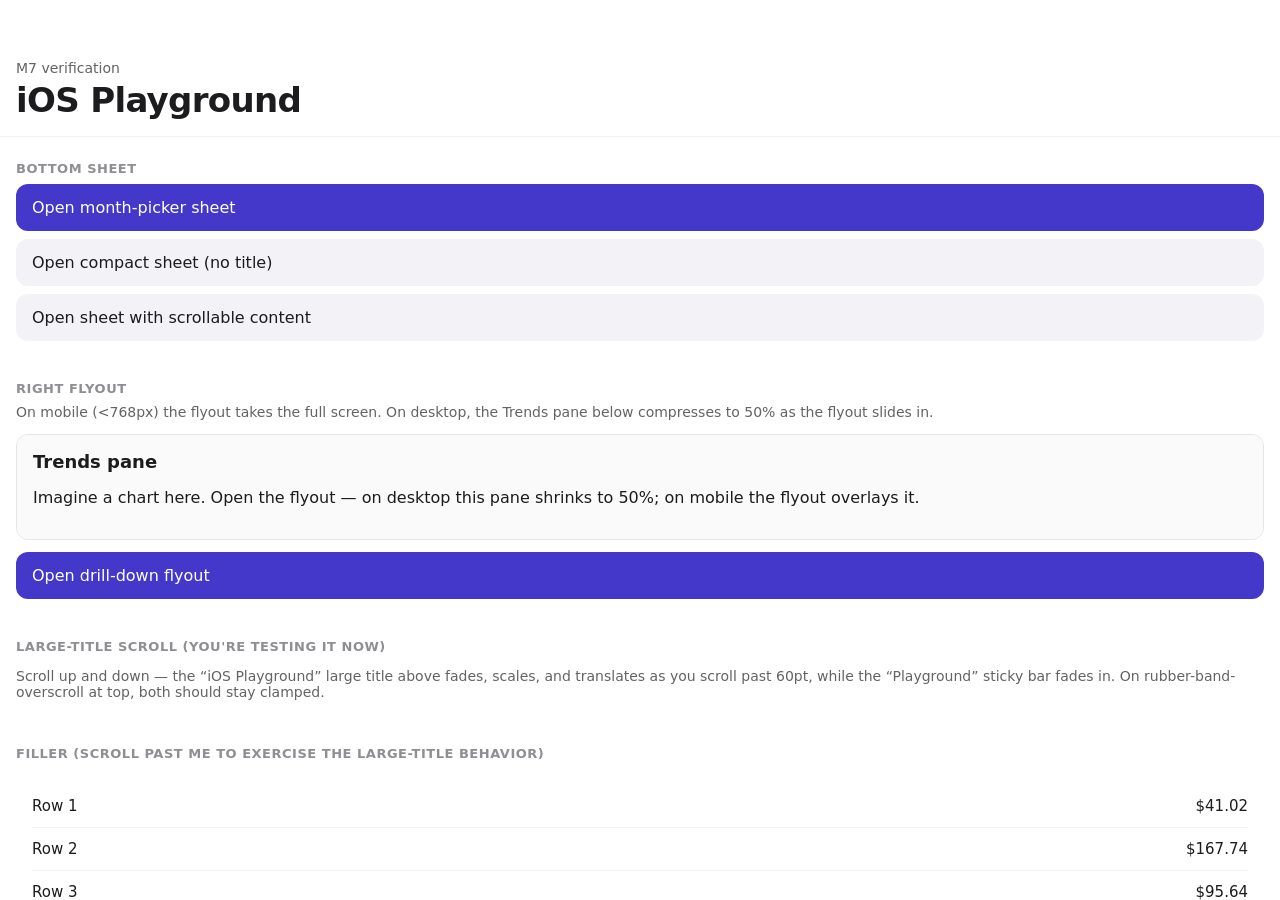
<file: tests/ios-playground.html>
<!DOCTYPE html>
<html lang="en">
<head>
  <meta charset="UTF-8">
  <meta name="viewport" content="width=device-width, initial-scale=1, viewport-fit=cover, user-scalable=no">
  <title>iOS Playground — MoneyHabits</title>
  <link rel="apple-touch-icon" sizes="180x180" href="/static/icons/icon-180.png">
  <style>
    * { box-sizing: border-box; }
    html, body { margin: 0; padding: 0; height: 100%; }
    body {
      font: 16px -apple-system, system-ui, sans-serif;
      color: #1c1c1e;
      background: #ffffff;
      overflow: hidden;
    }
    #scroll-container {
      height: 100dvh;
      overflow-y: auto;
      -webkit-overflow-scrolling: touch;
    }
    .sticky-bar {
      position: sticky; top: 0; z-index: 40;
      background: #ffffff;
      border-bottom: 1px solid #e5e5ea;
      padding: env(safe-area-inset-top) 16px 0;
      height: calc(44px + env(safe-area-inset-top));
      display: flex; align-items: center; justify-content: center;
      font: 600 17px -apple-system, system-ui, sans-serif;
    }
    .large-title-block {
      padding: 16px 16px 8px;
    }
    .eyebrow {
      font: 500 14px -apple-system, system-ui, sans-serif;
      color: #636366;
      margin-bottom: 4px;
    }
    .large-title {
      font: 700 34px -apple-system, system-ui, sans-serif;
      letter-spacing: -0.02em;
      color: #1c1c1e;
      margin: 0;
      transform-origin: left top;
    }
    .divider {
      height: 1px; background: #f2f2f7;
      margin: 8px 0;
    }
    .section {
      padding: 16px;
    }
    .section h2 {
      font: 600 13px -apple-system, system-ui, sans-serif;
      color: #8e8e93;
      text-transform: uppercase;
      letter-spacing: 0.04em;
      margin: 0 0 8px;
    }
    .btn {
      display: inline-block; width: 100%;
      background: #f2f2f7;
      color: #1c1c1e;
      font: 500 16px -apple-system, system-ui, sans-serif;
      border: 0;
      padding: 14px 16px;
      border-radius: 12px;
      text-align: left;
      margin-bottom: 8px;
      cursor: pointer;
      -webkit-tap-highlight-color: transparent;
    }
    .btn:active { background: #e5e5ea; }
    .btn-primary { background: #4338ca; color: #ffffff; }
    .btn-primary:active { background: #3730a3; }

    /* Layout for the right-flyout-compresses-parent test (desktop) */
    .split-test {
      display: flex; gap: 0;
      border: 1px solid #e5e5ea;
      border-radius: 12px;
      overflow: hidden;
    }
    .pane-trends {
      flex: 1 1 auto; min-width: 0;
      padding: 16px;
      background: #fafafa;
      width: 100%;
    }
    .pane-trends h3 { margin: 0 0 8px; font: 600 18px -apple-system, system-ui, sans-serif; }

    /* Filler so the large-title scroll behavior has something to scroll past */
    .filler {
      padding: 16px;
    }
    .filler-row {
      display: flex; justify-content: space-between;
      padding: 12px 0;
      border-bottom: 1px solid #f2f2f7;
      font: 400 15px -apple-system, system-ui, sans-serif;
    }
    .filler-row:last-child { border-bottom: 0; }
  </style>
</head>
<body>

  <div id="scroll-container">

    <!-- Sticky bar: becomes visible on scroll, faded by initLargeTitleScroll -->
    <div class="sticky-bar" id="sticky-bar">Playground</div>

    <!-- Large title block: fades out on scroll -->
    <div class="large-title-block" id="large-title-block">
      <div class="eyebrow">M7 verification</div>
      <h1 class="large-title">iOS Playground</h1>
    </div>

    <div class="divider"></div>

    <div class="section">
      <h2>Bottom sheet</h2>
      <button class="btn btn-primary" onclick="MoneyHabitsIOS.openBottomSheet({
        title: 'Pick a month',
        content: monthPickerContent(),
      })">Open month-picker sheet</button>

      <button class="btn" onclick="MoneyHabitsIOS.openBottomSheet({
        content: '<p>Short content. Tap the backdrop or swipe me down to dismiss.</p>',
        showHandle: true,
      })">Open compact sheet (no title)</button>

      <button class="btn" onclick="MoneyHabitsIOS.openBottomSheet({
        title: 'Long content',
        content: longSheetContent(),
      })">Open sheet with scrollable content</button>
    </div>

    <div class="section">
      <h2>Right flyout</h2>
      <p style="color: #636366; font-size: 14px; margin-top: 0;">
        On mobile (&lt;768px) the flyout takes the full screen. On desktop, the Trends pane below compresses to 50% as the flyout slides in.
      </p>

      <div class="split-test">
        <div class="pane-trends" id="trends-pane">
          <h3>Trends pane</h3>
          <p>Imagine a chart here. Open the flyout — on desktop this pane shrinks to 50%; on mobile the flyout overlays it.</p>
        </div>
      </div>

      <button class="btn btn-primary" style="margin-top: 12px;" onclick="MoneyHabitsIOS.openRightFlyout({
        title: 'April 2026 Spending',
        content: drillDownContent(),
        compressTarget: document.getElementById('trends-pane'),
      })">Open drill-down flyout</button>
    </div>

    <div class="section">
      <h2>Large-title scroll (you're testing it now)</h2>
      <p style="color: #636366; font-size: 14px;">
        Scroll up and down — the &ldquo;iOS Playground&rdquo; large title above fades, scales, and translates as you scroll past 60pt, while the &ldquo;Playground&rdquo; sticky bar fades in. On rubber-band-overscroll at top, both should stay clamped.
      </p>
    </div>

    <div class="section">
      <h2>Filler (scroll past me to exercise the large-title behavior)</h2>
      <div class="filler" id="filler"></div>
    </div>

    <div style="height: 200px;"></div>

  </div>

  <script src="/static/js/ios.js"></script>
  <script>
    // Fill the page with rows so there's something to scroll past
    (function () {
      const filler = document.getElementById('filler');
      for (let i = 1; i <= 60; i++) {
        const row = document.createElement('div');
        row.className = 'filler-row';
        row.innerHTML = `<span>Row ${i}</span><span>$${(Math.random() * 200).toFixed(2)}</span>`;
        filler.appendChild(row);
      }
    })();

    // Wire the large-title scroll
    MoneyHabitsIOS.initLargeTitleScroll(
      document.getElementById('scroll-container'),
      {
        largeTitle: document.getElementById('large-title-block'),
        stickyBar: document.getElementById('sticky-bar'),
      },
    );

    function monthPickerContent() {
      const months = ['May 2026','Apr 2026','Mar 2026','Feb 2026','Jan 2026','Dec 2025','Nov 2025','Oct 2025','Sep 2025','Aug 2025','Jul 2025','Jun 2025','May 2025'];
      const list = months.map(m =>
        `<button class="btn" onclick="MoneyHabitsIOS.closeBottomSheet()" style="margin-bottom: 4px;">${m}</button>`
      ).join('');
      return `<p style="color: #636366; font-size: 14px; margin: 0 0 12px;">Tap a row to dismiss.</p>${list}`;
    }

    function longSheetContent() {
      const items = [];
      for (let i = 1; i <= 40; i++) {
        items.push(`<div style="padding: 12px 0; border-bottom: 1px solid #f2f2f7;">Item ${i} — proves inner scroll works in the sheet</div>`);
      }
      return items.join('');
    }

    function drillDownContent() {
      const items = [];
      for (let i = 1; i <= 30; i++) {
        items.push(`<div style="display: flex; justify-content: space-between; padding: 12px 0; border-bottom: 1px solid #f2f2f7;"><span>Transaction ${i}</span><span>$${(Math.random() * 100).toFixed(2)}</span></div>`);
      }
      return `
        <h2 style="font: 700 28px -apple-system, system-ui, sans-serif; margin: 8px 0 4px;">$${(Math.random() * 2000).toFixed(2)}</h2>
        <p style="color: #636366; margin: 0 0 16px;">total spent</p>
        ${items.join('')}
      `;
    }
  </script>
</body>
</html>
</file>
